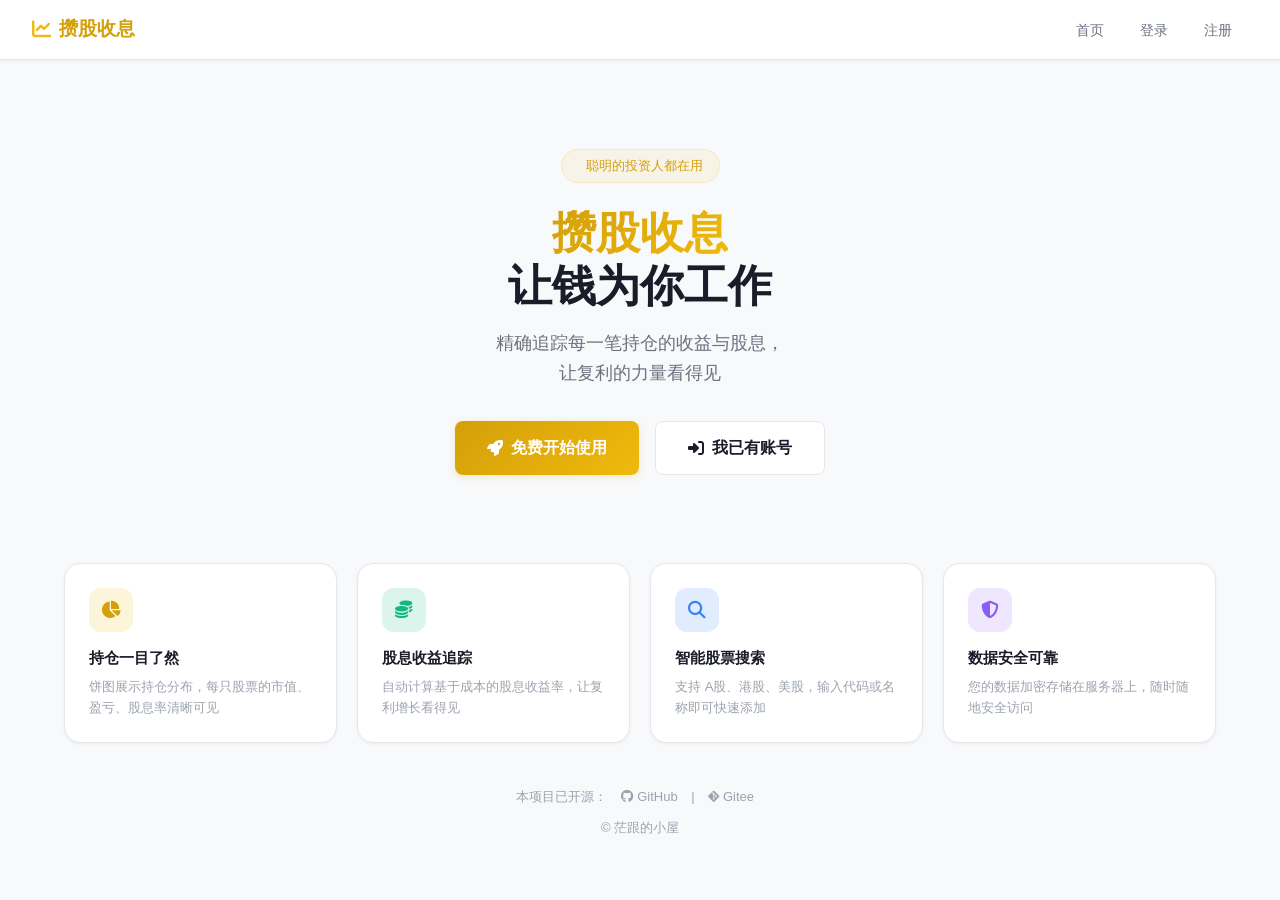
<file: index.html>
<!DOCTYPE html>
<html lang="zh-CN">
<head>
  <meta charset="UTF-8">
  <meta name="viewport" content="width=device-width, initial-scale=1.0">
  <meta name="description" content="攒股收息 — 智能追踪您的股票投资收益，轻松管理股息收入">
  <title>攒股收息 — 股息投资收益追踪器</title>
  <link rel="stylesheet" href="css/style.css">
  <link rel="stylesheet" href="https://cdnjs.cloudflare.com/ajax/libs/font-awesome/6.4.0/css/all.min.css">
  <link rel="icon" href="data:image/svg+xml,<svg xmlns='http://www.w3.org/2000/svg' viewBox='0 0 100 100'><text y='.9em' font-size='90'>💰</text></svg>">
</head>
<body>
  <nav class="navbar">
    <div class="logo">
      <i class="fas fa-chart-line"></i> 攒股收息
    </div>
    <button class="menu-toggle" onclick="toggleMenu()" aria-label="菜单">
      <i class="fas fa-bars"></i>
    </button>
    <ul class="nav-links" id="navLinks">
      <li><a href="index.html">首页</a></li>
      <li><a href="login.html">登录</a></li>
      <li><a href="register.html">注册</a></li>
    </ul>
  </nav>

  <div class="container">
    <div class="hero">
      <div class="hero-badge">
        <i class="fas fa-sparkles"></i> 聪明的投资人都在用
      </div>
      <h1><span class="highlight">攒股收息</span><br>让钱为你工作</h1>
      <p>
        精确追踪每一笔持仓的收益与股息，<br>
        让复利的力量看得见
      </p>
      <div class="hero-actions">
        <a href="register.html" class="btn btn-primary btn-lg">
          <i class="fas fa-rocket"></i> 免费开始使用
        </a>
        <a href="login.html" class="btn btn-secondary btn-lg">
          <i class="fas fa-sign-in-alt"></i> 我已有账号
        </a>
      </div>
    </div>

    <div class="features-grid">
      <div class="feature-card">
        <div class="feature-icon" style="background: rgba(240, 185, 11, 0.15); color: var(--accent-gold);">
          <i class="fas fa-chart-pie"></i>
        </div>
        <h3>持仓一目了然</h3>
        <p>饼图展示持仓分布，每只股票的市值、盈亏、股息率清晰可见</p>
      </div>
      <div class="feature-card">
        <div class="feature-icon" style="background: rgba(16, 185, 129, 0.15); color: var(--accent-green);">
          <i class="fas fa-coins"></i>
        </div>
        <h3>股息收益追踪</h3>
        <p>自动计算基于成本的股息收益率，让复利增长看得见</p>
      </div>
      <div class="feature-card">
        <div class="feature-icon" style="background: rgba(59, 130, 246, 0.15); color: var(--accent-blue);">
          <i class="fas fa-search"></i>
        </div>
        <h3>智能股票搜索</h3>
        <p>支持 A股、港股、美股，输入代码或名称即可快速添加</p>
      </div>
      <div class="feature-card">
        <div class="feature-icon" style="background: rgba(139, 92, 246, 0.15); color: var(--accent-purple);">
          <i class="fas fa-shield-alt"></i>
        </div>
        <h3>数据安全可靠</h3>
        <p>您的数据加密存储在服务器上，随时随地安全访问</p>
      </div>
    </div>
  </div>


  <script>
    // 检查是否已登录
    const token = localStorage.getItem('token');
    if (token) {
      window.location.href = 'dashboard.html';
    }

    // 移动端菜单切换
    function toggleMenu() {
      document.getElementById('navLinks').classList.toggle('active');
    }
  </script>
<footer style="text-align:center;padding:20px;color:var(--text-muted);font-size:13px;">
    <div style="margin-bottom:10px;">本项目已开源：
      <a href="https://github.com/mongoncn/dividend-site" target="_blank" style="margin:0 10px;"><i class="fab fa-github"></i> GitHub</a> |
      <a href="https://gitee.com/mongon/dividend-site" target="_blank" style="margin:0 10px;"><i class="fab fa-git-alt"></i> Gitee</a>
    </div>
    <div>© <a href="https://www.mongon.cn/" target="_blank" >茫跟的小屋</a></div>
  </footer>
</body>
</html>
</file>
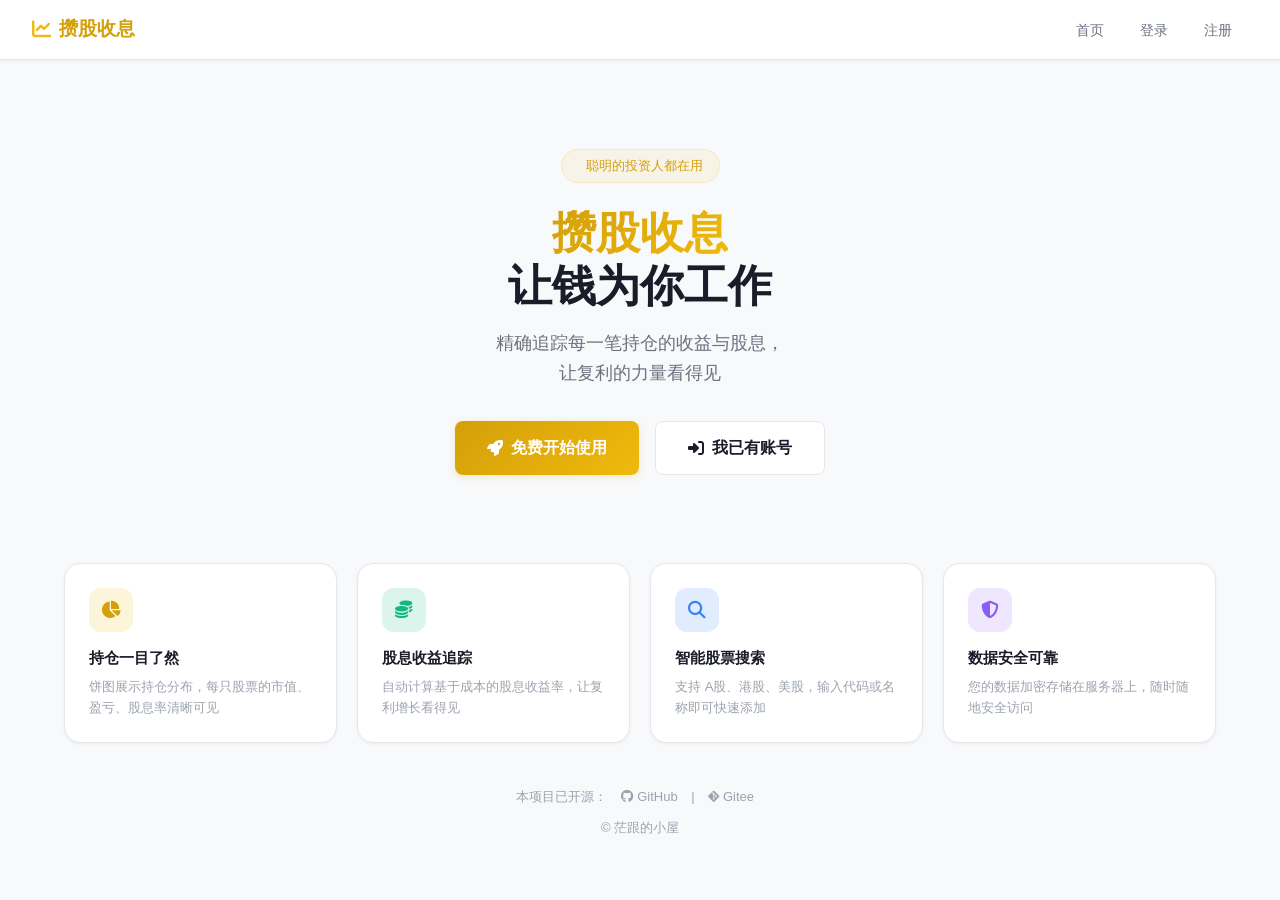
<file: chicang.html>
<!DOCTYPE html>
<html lang="zh-CN">
<head>
  <meta charset="UTF-8">
  <meta name="viewport" content="width=device-width, initial-scale=1.0">
  <title>持仓分析 — 攒股收息</title>
  <link rel="stylesheet" href="css/style.css">
  <link rel="stylesheet" href="https://cdnjs.cloudflare.com/ajax/libs/font-awesome/6.4.0/css/all.min.css">
  <link rel="icon" href="favicon.ico?v=2" sizes="any">
  <link rel="icon" type="image/png" sizes="32x32" href="favicon-32.png?v=2">
  <link rel="apple-touch-icon" href="apple-touch-icon.png?v=2">
  <style>
    html{color-scheme:light}
    footer a{color:inherit;text-decoration:none;border-bottom:1px solid transparent;transition:color .2s,border-color .2s}
    footer a:hover{color:var(--accent-gold);border-bottom-color:var(--accent-gold)}
    body{background:#f8f9fb;color:#1a1d29}
    .an-head{display:flex;align-items:baseline;gap:12px;flex-wrap:wrap;margin-bottom:14px}
    .an-head h2{margin:0;font-size:20px}
    .an-head span{font-size:12.5px;color:var(--text-muted)}
    .kpis{display:grid;grid-template-columns:repeat(4,1fr);gap:11px;margin-bottom:22px}
    .kpi{background:var(--bg-card);border:1px solid var(--border-color);
      border-radius:var(--radius-md);padding:14px 16px;box-shadow:var(--shadow-sm)}
    .kpi .lab{font-size:11.5px;color:var(--text-secondary)}
    .kpi .val{font-size:21px;font-weight:600;margin-top:4px;font-variant-numeric:tabular-nums;color:var(--text-primary)}
    .kpi .ex{font-size:11px;color:var(--text-muted);margin-top:2px}
    .an-sec{margin-bottom:24px}
    .an-sec h3{font-size:15px;margin:0 0 10px;padding-left:9px;border-left:3px solid var(--accent-gold);color:var(--text-primary)}
    table.an{width:100%;border-collapse:collapse;font-size:13px;
      background:var(--bg-card);border:1px solid var(--border-color);border-radius:var(--radius-md);overflow:hidden}
    table.an th{text-align:right;padding:9px 10px;font-weight:500;font-size:11.5px;
      background:var(--bg-primary);color:var(--text-muted);border-bottom:1px solid var(--border-color);white-space:nowrap}
    table.an th:nth-child(-n+2),table.an td:nth-child(-n+2){text-align:left}
    table.an td{padding:9px 10px;text-align:right;border-bottom:1px solid rgba(128,128,128,.12);
      font-variant-numeric:tabular-nums}
    table.an tr:last-child td{border-bottom:none}
    table.an td .cd{font-size:10.5px;color:var(--text-muted);margin-left:5px}
    .ind-row{display:flex;align-items:center;gap:12px;padding:5px 0}
    .ind-name{width:96px;text-align:right;font-size:12.5px;flex:none}
    .ind-track{flex:1;height:18px;background:rgba(128,128,128,.14);border-radius:4px;overflow:hidden}
    .ind-fill{height:100%;background:var(--accent-gold);border-radius:4px;opacity:.75}
    .ind-val{width:112px;text-align:right;font-size:12.5px;color:var(--text-muted);
      font-variant-numeric:tabular-nums;flex:none}
    .alert{display:flex;gap:9px;padding:9px 13px;border-radius:9px;margin-bottom:7px;font-size:13px}
    .alert.high{background:rgba(239,68,68,.09);border:1px solid rgba(239,68,68,.32);color:#b91c1c}
    .alert.mid{background:rgba(212,160,10,.1);border:1px solid rgba(212,160,10,.32);color:#8a6200}
    .alert.low{background:rgba(59,130,246,.08);border:1px solid rgba(59,130,246,.28);color:#1d4ed8}
    .dot{width:6px;height:6px;border-radius:50%;margin-top:7px;flex:none;background:currentColor}
    .an-empty{padding:28px;text-align:center;color:var(--text-muted);font-size:13px}
    .an-note{font-size:12px;color:var(--text-muted);line-height:1.9;margin-top:12px}
    @media(max-width:760px){.kpis{grid-template-columns:repeat(2,1fr)}
      table.an{font-size:12px}table.an th,table.an td{padding:7px 5px}.ind-name{width:64px}}
    /* 基准对比 */
    .bench{display:flex;gap:16px;flex-wrap:wrap;align-items:center;
      background:var(--bg-card);border:1px solid var(--border-color);
      border-radius:var(--radius-md);padding:11px 16px;margin-bottom:18px;font-size:13px;
      box-shadow:var(--shadow-sm)}
    .b-item{display:flex;align-items:baseline;gap:6px}
    .b-lab{color:var(--text-muted);font-size:12px}
    .b-val{font-weight:600;font-variant-numeric:tabular-nums}
    .b-sep{width:1px;height:14px;background:var(--border-color)}
    .b-verdict{color:var(--text-secondary);font-size:12.5px;margin-left:auto}
    /* 收益曲线 */
    #curve{background:var(--bg-card);border:1px solid var(--border-color);
      border-radius:var(--radius-md);padding:14px 10px 8px;box-shadow:var(--shadow-sm)}
    #curve svg{display:block;width:100%;height:150px}
    .cv-empty{padding:26px;text-align:center;color:var(--text-muted);font-size:12.5px;line-height:1.8}
    /* M-2026 */

    @media (max-width:768px){
      .an-head h2{font-size:18px}
      .kpis{grid-template-columns:repeat(2,1fr);gap:9px}
      .kpi{padding:12px 13px}
      .kpi .val{font-size:18px}
      .kpi .ex{font-size:10.5px}
      .ind-name{width:72px;font-size:11.5px}
      .ind-val{width:88px;font-size:11.5px}
      .an-sec h3{font-size:14px}
    }
    @media (max-width:600px){
      table.an{font-size:12px}
      table.an th,table.an td{padding:8px 5px}
      table.an th:nth-child(2),table.an td:nth-child(2),
      table.an th:nth-child(3),table.an td:nth-child(3),
      table.an th:nth-child(4),table.an td:nth-child(4){display:none}
    }
    @media (max-width:400px){
      .kpi .val{font-size:16px}
      .kpi{padding:10px 11px}
      table.an th:nth-child(5),table.an td:nth-child(5){display:none}
      .ind-val{width:72px}
    }

  </style>
</head>
<body>
  <nav class="navbar">
    <div class="logo"><i class="fas fa-chart-line"></i> 攒股收息</div>
    <button class="menu-toggle" onclick="toggleMenu()" aria-label="菜单"><i class="fas fa-bars"></i></button>
    <ul class="nav-links" id="navLinks">
      <li><a href="dashboard.html"><i class="fas fa-tachometer-alt"></i> 仪表板</a></li>
      <li><a href="chicang.html"><i class="fas fa-chart-pie"></i> 持仓分析</a></li>
      <li><a href="rili.html"><i class="fas fa-calendar-check"></i> 分红日历</a></li>
      <li><a href="profile.html"><i class="fas fa-user"></i> 个人中心</a></li>
    </ul>
    <div class="user-info">
      <span id="username"></span>
      <button class="btn btn-ghost btn-sm" onclick="logout()" title="退出登录">
        <i class="fas fa-sign-out-alt"></i>
      </button>
    </div>
  </nav>

  <div class="container">
    <div class="an-head">
      <h2><i class="fas fa-chart-pie"></i> 持仓分析</h2>
      <span id="asof"></span>
    </div>

    <div class="kpis" id="kpis"></div>

    <div class="bench" id="bench"></div>

    <div class="an-sec">
      <h3>收益走势</h3>
      <div id="curve"><div class="cv-empty">加载中…</div></div>
    </div>

    <div class="an-sec">
      <h3>持仓明细</h3>
      <table class="an"><thead><tr>
        <th>标的</th><th>行业</th><th>股数</th><th>现价</th><th>市值</th>
        <th>占比</th><th>股息率</th><th>浮盈亏</th>
      </tr></thead><tbody id="plist"></tbody></table>
    </div>

    <div class="an-sec">
      <h3>行业分布</h3>
      <div id="industry"></div>
    </div>

    <div class="an-sec">
      <h3>风险提示</h3>
      <div id="alerts"></div>
    </div>

    <div class="an-note">
      持仓读每日简报同源配置；行情来自腾讯财经，行业来自东方财富。<br>
      股息率 = 最近 12 个月已实施每股分红 ÷ 现价；未计红利税，实际到手少 10%–20%。
    </div>
  </div>

  <footer style="text-align:center;padding:20px;color:var(--text-muted);font-size:13px;">
    <div style="margin-bottom:10px;">本项目已开源：
      <a href="https://github.com/mongoncn/dividend-site" target="_blank" style="margin:0 10px;"><i class="fab fa-github"></i> GitHub</a> |
      <a href="https://gitee.com/mongon/dividend-site" target="_blank" style="margin:0 10px;"><i class="fab fa-git-alt"></i> Gitee</a>
    </div>
    <div>© <a href="https://www.mongon.cn/" target="_blank" >茫跟的小屋</a></div>
  </footer>

<script>
  const token = localStorage.getItem('token');
  const user = JSON.parse(localStorage.getItem('user') || '{}');
  if (!token) { location.href = 'index.html'; }
  document.getElementById('username').textContent = user.username || '';
  function toggleMenu(){ document.getElementById('navLinks').classList.toggle('active'); }
  function logout(){ localStorage.removeItem('token'); localStorage.removeItem('user'); location.href='index.html'; }

  const fmt = (n,d=0) => Number(n).toLocaleString('zh-CN',{minimumFractionDigits:d,maximumFractionDigits:d});
  const cls = n => n >= 0 ? 'up' : 'down';

  function renderBench(d){
    const s = d.summary || {}, bs = d.benchmarks || [];
    if (s.day_pct === undefined || s.day_pct === null) return;
    const combo = s.day_pct;
    let h = `<div class="b-item"><span class="b-lab">今日组合</span>
      <span class="b-val ${cls(combo)}">${combo>=0?'+':''}${fmt(combo,2)}%</span></div>`;
    for (const b of bs){
      h += `<div class="b-sep"></div><div class="b-item"><span class="b-lab">${b.name}</span>
        <span class="b-val ${cls(b.chg_pct)}">${b.chg_pct>=0?'+':''}${fmt(b.chg_pct,2)}%</span></div>`;
    }
    const zz = bs.find(x => x.name === '中证红利');
    if (zz){
      const diff = combo - zz.chg_pct;
      h += `<div class="b-verdict">${diff>=0?'跑赢':'跑输'}中证红利 ${fmt(Math.abs(diff),2)} 个百分点</div>`;
    }
    document.getElementById('bench').innerHTML = h;
  }

  function svgCurve(items){
    const W=640,H=150,PL=46,PR=12,PT=14,PB=24;
    const ps = items.map(x=>x.pct);
    let mn=Math.min(...ps,0), mx=Math.max(...ps,0);
    if (mx-mn < 1){ mn -= 0.5; mx += 0.5; }
    const span = mx-mn || 1;
    const X = i => PL + (W-PL-PR) * (items.length===1 ? .5 : i/(items.length-1));
    const Y = v => PT + (H-PT-PB) * (1-(v-mn)/span);
    const line = items.map((it,i)=>`${X(i).toFixed(1)},${Y(it.pct).toFixed(1)}`).join(' ');
    const y0 = Y(0);
    const area = `${PL},${y0} ` + line + ` ${X(items.length-1).toFixed(1)},${y0}`;
    const first = items[0], last = items[items.length-1];
    const lbl = items.length<=6 ? items : [first,null,last];
    let ticks = '';
    items.forEach((it,i)=>{
      const show = items.length<=6 || i===0 || i===items.length-1 || i%Math.ceil(items.length/4)===0;
      if(!show) return;
      ticks += `<circle cx="${X(i).toFixed(1)}" cy="${Y(it.pct).toFixed(1)}" r="2.4" fill="#d4a00a"/>`;
    });
    return `<svg viewBox="0 0 ${W} ${H}" preserveAspectRatio="none">
      <line x1="${PL}" y1="${y0.toFixed(1)}" x2="${W-PR}" y2="${y0.toFixed(1)}"
        stroke="#e5e7eb" stroke-dasharray="4 3"/>
      <polygon points="${area}" fill="rgba(212,160,10,.10)"/>
      <polyline points="${line}" fill="none" stroke="#d4a00a" stroke-width="2"
        stroke-linejoin="round" stroke-linecap="round"/>
      ${ticks}
      <text x="${PL-6}" y="${(Y(mx)+4).toFixed(1)}" text-anchor="end" font-size="10" fill="#9ca3af">${mx.toFixed(1)}%</text>
      <text x="${PL-6}" y="${(Y(mn)+4).toFixed(1)}" text-anchor="end" font-size="10" fill="#9ca3af">${mn.toFixed(1)}%</text>
      <text x="${PL}" y="${H-6}" font-size="10" fill="#9ca3af">${first.date.slice(5)}</text>
      <text x="${W-PR}" y="${H-6}" text-anchor="end" font-size="10" fill="#9ca3af">${last.date.slice(5)}</text>
    </svg>
    <div style="text-align:right;font-size:11.5px;color:#9ca3af;padding:2px 6px 4px">
      共 ${items.length} 天 · 最新 ${last.pct>=0?'+':''}${last.pct.toFixed(2)}%</div>`;
  }

  async function loadCurve(){
    const box = document.getElementById('curve');
    try{
      const r = await fetch('api/snapshots.php', { headers:{'Authorization':'Bearer '+token} });
      if (r.status === 401) return;
      const d = await r.json();
      const items = d.items || [];
      if (items.length < 2){
        box.innerHTML = `<div class="cv-empty">已记录 ${items.length} 天，满 2 天后自动开始画曲线。<br>每天 08:40 记一次，先让它跑着。</div>`;
        return;
      }
      box.innerHTML = svgCurve(items);
    }catch(e){
      box.innerHTML = '<div class="cv-empty">曲线加载失败</div>';
    }
  }

  async function load(){
    try {
      const r = await fetch('api/chicang.php', { headers: { 'Authorization': 'Bearer ' + token } });
      if (r.status === 401) { location.href = 'index.html'; return; }
      const d = await r.json();
      if (d.error) throw new Error(d.error);
      render(d);
      loadCurve();
    } catch(e){
      document.getElementById('asof').textContent = '加载失败：' + e.message;
    }
  }

  function render(d){
    document.getElementById('asof').textContent = '数据时间 ' + d.as_of;
    renderBench(d);
    const s = d.summary || {};
    document.getElementById('kpis').innerHTML = `
      <div class="kpi"><div class="lab">持仓市值</div>
        <div class="val">${fmt(s.market_value)}</div><div class="ex">${s.count} 只标的</div></div>
      <div class="kpi"><div class="lab">浮盈亏</div>
        <div class="val ${cls(s.pnl)}">${s.pnl>=0?'+':''}${fmt(s.pnl)}</div>
        <div class="ex">成本 ${fmt(s.cost)}</div></div>
      <div class="kpi"><div class="lab">加权股息率</div>
        <div class="val">${s.weighted_dy}%</div><div class="ex">按市值加权</div></div>
      <div class="kpi"><div class="lab">近 12 个月分红</div>
        <div class="val">${fmt(s.cash_12m)}</div><div class="ex">税前估算</div></div>`;

    document.getElementById('plist').innerHTML = (d.positions||[]).map(p => `<tr>
      <td>${p.name}<span class="cd">${(p.code||'').slice(2)}</span></td>
      <td>${p.industry}</td><td>${fmt(p.qty)}</td>
      <td>${p.price} <span style="font-size:10.5px;opacity:.7">${p.chg_pct>=0?'+':''}${p.chg_pct}%</span></td>
      <td>${fmt(p.mv)}</td><td>${p.weight}%</td><td>${p.dy}%</td>
      <td class="${cls(p.pnl)}">${p.pnl>=0?'+':''}${fmt(p.pnl)}
        <span style="font-size:10.5px;display:block">${p.pnl_pct>=0?'+':''}${p.pnl_pct}%</span></td>
    </tr>`).join('') || '<tr><td colspan="8" class="an-empty">无持仓</td></tr>';

    const inds = d.industries || [];
    const maxW = Math.max(...inds.map(x => x.weight), 1);
    document.getElementById('industry').innerHTML = inds.map(x => `
      <div class="ind-row">
        <div class="ind-name">${x.name}</div>
        <div class="ind-track"><div class="ind-fill" style="width:${(x.weight/maxW*100).toFixed(1)}%"></div></div>
        <div class="ind-val">${x.weight}% · ${fmt(x.mv)}</div>
      </div>`).join('') || '<div class="an-empty">无数据</div>';

    const al = d.alerts || [];
    document.getElementById('alerts').innerHTML = al.length
      ? al.map(a => `<div class="alert ${a.level}"><span class="dot"></span><span>${a.text}</span></div>`).join('')
      : '<div class="an-empty">没有触发阈值</div>';
  }

  load();
</script>
</body>
</html>
</file>
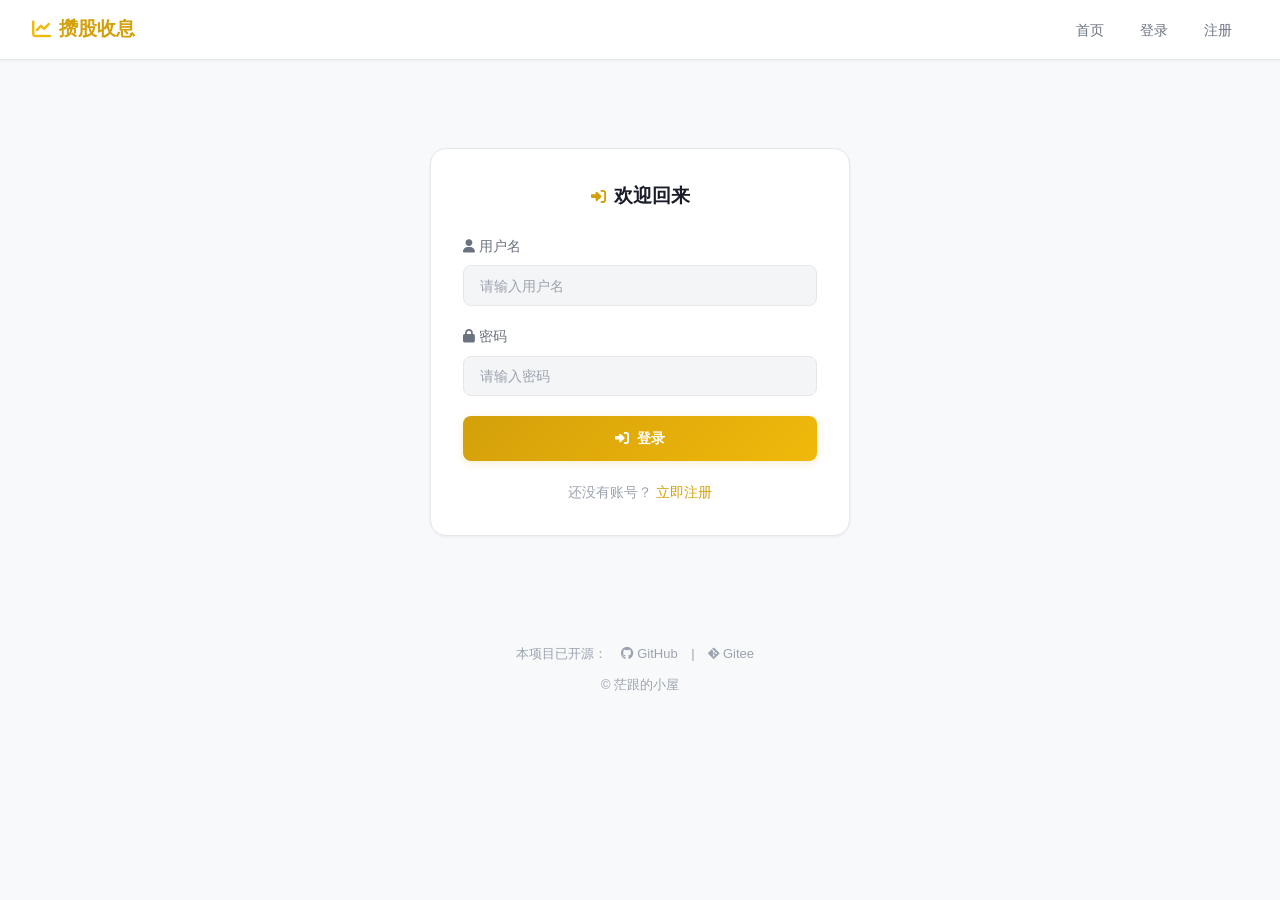
<file: profile.html>
<!DOCTYPE html>
<html lang="zh-CN">
<head>
  <meta charset="UTF-8">
  <meta name="viewport" content="width=device-width, initial-scale=1.0">
  <title>个人中心 — 攒股收息</title>
  <link rel="stylesheet" href="css/style.css">
  <link rel="stylesheet" href="https://cdnjs.cloudflare.com/ajax/libs/font-awesome/6.4.0/css/all.min.css">
  <link rel="icon" href="data:image/svg+xml,<svg xmlns='http://www.w3.org/2000/svg' viewBox='0 0 100 100'><text y='.9em' font-size='90'>💰</text></svg>">
</head>
<body>
  <nav class="navbar">
    <div class="logo">
      <i class="fas fa-chart-line"></i> 攒股收息
    </div>
    <button class="menu-toggle" onclick="toggleMenu()" aria-label="菜单">
      <i class="fas fa-bars"></i>
    </button>
    <ul class="nav-links" id="navLinks">
      <li><a href="dashboard.html"><i class="fas fa-tachometer-alt"></i> 仪表板</a></li>
      <li><a href="chicang.html"><i class="fas fa-chart-pie"></i> 持仓分析</a></li>
      <li><a href="rili.html"><i class="fas fa-calendar-check"></i> 分红日历</a></li>
      <li><a href="profile.html" class="active"><i class="fas fa-user"></i> 个人中心</a></li>
    </ul>
    <div class="user-info">
      <span id="username"></span>
      <button class="btn btn-ghost btn-sm" onclick="logout()" title="退出登录">
        <i class="fas fa-sign-out-alt"></i>
      </button>
    </div>
  </nav>

  <div class="container">
    <div class="dashboard-header">
      <h1><i class="fas fa-user"></i> 个人中心</h1>
    </div>

    <div id="alert" class="alert" style="display: none;"></div>

    <div class="profile-grid">
      <!-- 用户信息卡片 -->
      <div class="card">
        <div class="card-header">
          <i class="fas fa-id-card"></i> 账户信息
        </div>
        <div class="profile-info">
          <div class="info-row">
            <span class="info-label">用户名</span>
            <span class="info-value" id="profileUsername">--</span>
          </div>
          <div class="info-row">
            <span class="info-label">注册时间</span>
            <span class="info-value" id="profileCreatedAt">--</span>
          </div>
        </div>
        <hr style="border:none;border-top:1px solid var(--border-color);margin:1.2rem 0;">
        <form id="usernameForm" style="display:flex;gap:10px;align-items:flex-end;">
          <div class="form-group" style="flex:1;margin-bottom:0;">
            <label>修改用户名</label>
            <input type="text" id="newUsername" placeholder="输入新用户名" required minlength="2" maxlength="20">
          </div>
          <button type="submit" class="btn btn-primary" style="flex-shrink:0;margin-bottom:0;">
            <i class="fas fa-check"></i> 保存
          </button>
        </form>
      </div>

      <!-- 投资统计卡片 -->
      <div class="card">
        <div class="card-header">
          <i class="fas fa-chart-bar"></i> 投资统计
        </div>
        <div class="profile-info">
          <div class="info-row">
            <span class="info-label">持仓数量</span>
            <span class="info-value" id="statHoldingCount">--</span>
          </div>
          <div class="info-row">
            <span class="info-label">分红记录数</span>
            <span class="info-value" id="statDividendCount">--</span>
          </div>
          <div class="info-row">
            <span class="info-label">累计已收分红</span>
            <span class="info-value positive" id="statTotalDividends">--</span>
          </div>
        </div>
      </div>

      <!-- 修改密码卡片 -->
      <div class="card">
        <div class="card-header">
          <i class="fas fa-lock"></i> 修改密码
        </div>
        <form id="passwordForm">
          <div class="form-group">
            <label for="currentPassword">当前密码</label>
            <input type="password" id="currentPassword" placeholder="请输入当前密码" required>
          </div>
          <div class="form-group">
            <label for="newPassword">新密码</label>
            <input type="password" id="newPassword" placeholder="请输入新密码（至少6位）" required minlength="6">
          </div>
          <div class="form-group">
            <label for="confirmPassword">确认新密码</label>
            <input type="password" id="confirmPassword" placeholder="请再次输入新密码" required minlength="6">
          </div>
          <button type="submit" class="btn btn-primary">
            <i class="fas fa-save"></i> 修改密码
          </button>
        </form>
      </div>

      <!-- 危险操作卡片 -->
      <div class="card">
        <div class="card-header">
          <i class="fas fa-exclamation-triangle"></i> 危险操作
        </div>
        <div class="profile-info">
          <p style="color: var(--text-muted); margin-bottom: 1rem;">以下操作不可撤销，请谨慎操作。</p>
          <button class="btn btn-danger" onclick="confirmClearAll()">
            <i class="fas fa-trash"></i> 清空所有数据
          </button>
        </div>
      </div>
    </div>
  </div>

  <!-- 确认清空数据模态框 -->
  <div id="clearModal" class="modal">
    <div class="modal-content">
      <div class="modal-header">
        <h2><i class="fas fa-exclamation-triangle"></i> 确认清空</h2>
        <button class="modal-close" onclick="closeModal('clearModal')">&times;</button>
      </div>
      <div style="padding: 1rem 0;">
        <p style="color: var(--danger); font-weight: 600; margin-bottom: 1rem;">
          ⚠️ 此操作将删除所有持仓和分红记录，且无法恢复！
        </p>
        <p style="color: var(--text-muted);">
          请输入你的密码以确认此操作：
        </p>
        <div class="form-group" style="margin-top: 1rem;">
          <input type="password" id="confirmClearPassword" placeholder="请输入密码">
        </div>
      </div>
      <div style="display: flex; gap: 1rem; justify-content: flex-end;">
        <button class="btn btn-ghost" onclick="closeModal('clearModal')">取消</button>
        <button class="btn btn-danger" onclick="clearAllData()">
          <i class="fas fa-trash"></i> 确认清空
        </button>
      </div>
    </div>
  </div>

  <script>
    // ===== 认证检查 =====
    const token = localStorage.getItem('token');
    if (!token) window.location.href = 'login.html';
    const user = JSON.parse(localStorage.getItem('user') || '{}');

    // ===== 工具函数 =====
    function showAlert(msg, type = 'success') {
      const el = document.getElementById('alert');
      el.textContent = msg;
      el.className = `alert ${type}`;
      el.style.display = 'block';
      setTimeout(() => el.style.display = 'none', 3000);
    }

    function closeModal(id) {
      document.getElementById(id).classList.remove('active');
    }

    function toggleMenu() {
      document.getElementById('navLinks').classList.toggle('active');
    }

    function logout() {
      localStorage.removeItem('token');
      localStorage.removeItem('username');
      window.location.href = 'login.html';
    }

    // ===== 加载用户信息 =====
    async function loadProfile() {
      try {
        const response = await fetch('api/get_profile.php', {
          headers: { 'Authorization': `Bearer ${token}` }
        });
        const data = await response.json();

        if (data.error) {
          showAlert(data.error, 'error');
          return;
        }

        // 显示用户信息
        document.getElementById('profileUsername').textContent = data.username;
        document.getElementById('profileCreatedAt').textContent = new Date(data.created_at).toLocaleDateString('zh-CN');
        document.getElementById('username').textContent = data.username;

        // 显示统计信息
        document.getElementById('statHoldingCount').textContent = data.holdingCount;
        document.getElementById('statDividendCount').textContent = data.dividendCount;
        document.getElementById('statTotalDividends').textContent = `¥${parseFloat(data.totalDividends).toLocaleString('zh-CN', {minimumFractionDigits: 2})}`;

      } catch (error) {
        showAlert('加载用户信息失败', 'error');
      }
    }

    // ===== 修改密码 =====
    document.getElementById('passwordForm').addEventListener('submit', async (e) => {
      e.preventDefault();

      const currentPassword = document.getElementById('currentPassword').value;
      const newPassword = document.getElementById('newPassword').value;
      const confirmPassword = document.getElementById('confirmPassword').value;

      if (newPassword !== confirmPassword) {
        showAlert('两次输入的新密码不一致', 'error');
        return;
      }

      if (newPassword.length < 6) {
        showAlert('新密码至少需要6位', 'error');
        return;
      }

      try {
        const response = await fetch('api/change_password.php', {
          method: 'POST',
          headers: {
            'Content-Type': 'application/json',
            'Authorization': `Bearer ${token}`
          },
          body: JSON.stringify({
            current_password: currentPassword,
            new_password: newPassword
          })
        });

        const data = await response.json();

        if (data.success) {
          showAlert('密码修改成功');
          document.getElementById('passwordForm').reset();
        } else {
          showAlert(data.error || '修改失败', 'error');
        }
      } catch (error) {
        showAlert('网络错误', 'error');
      }
    });

    // ===== 修改用户名 =====
    document.getElementById('usernameForm').addEventListener('submit', async (e) => {
      e.preventDefault();
      const newUsername = document.getElementById('newUsername').value.trim();

      try {
        const response = await fetch('api/update_username.php', {
          method: 'POST',
          headers: {
            'Content-Type': 'application/json',
            'Authorization': `Bearer ${token}`
          },
          body: JSON.stringify({ username: newUsername })
        });
        const data = await response.json();

        if (data.success) {
          showAlert('用户名修改成功');
          // 更新本地存储
          user.username = data.username;
          localStorage.setItem('user', JSON.stringify(user));
          document.getElementById('username').textContent = data.username;
          loadProfile();
          document.getElementById('usernameForm').reset();
        } else {
          showAlert(data.error || '修改失败', 'error');
        }
      } catch (error) {
        showAlert('网络错误', 'error');
      }
    });

    // ===== 清空数据 =====
    function confirmClearAll() {
      document.getElementById('clearModal').classList.add('active');
      document.getElementById('confirmClearPassword').value = '';
    }

    async function clearAllData() {
      const password = document.getElementById('confirmClearPassword').value;

      if (!password) {
        showAlert('请输入密码', 'error');
        return;
      }

      try {
        const response = await fetch('api/clear_all_data.php', {
          method: 'POST',
          headers: {
            'Content-Type': 'application/json',
            'Authorization': `Bearer ${token}`
          },
          body: JSON.stringify({ password: password })
        });

        const data = await response.json();

        if (data.success) {
          showAlert('所有数据已清空');
          closeModal('clearModal');
          loadProfile(); // 刷新统计
        } else {
          showAlert(data.error || '操作失败', 'error');
        }
      } catch (error) {
        showAlert('网络错误', 'error');
      }
    }

    // ===== 初始化 =====
    loadProfile();
  </script>
<footer style="text-align:center;padding:20px;color:var(--text-muted);font-size:13px;">
    <div style="margin-bottom:10px;">本项目已开源：
      <a href="https://github.com/mongoncn/dividend-site" target="_blank" style="margin:0 10px;"><i class="fab fa-github"></i> GitHub</a> |
      <a href="https://gitee.com/mongon/dividend-site" target="_blank" style="margin:0 10px;"><i class="fab fa-git-alt"></i> Gitee</a>
    </div>
    <div>© <a href="https://www.mongon.cn/" target="_blank" >茫跟的小屋</a></div>
  </footer>
</body>
</html>
</file>
<file: css/style.css>
/* ========================================
   攒股吃息 — 浅色投资风格主题
   ======================================== */

/* CSS 变量 */
:root {
  --bg-primary: #f8f9fb;
  --bg-secondary: #ffffff;
  --bg-card: #ffffff;
  --bg-card-hover: #fafbfc;
  --bg-input: #f4f5f7;
  --border-color: #e5e7eb;
  --border-light: #d1d5db;

  --text-primary: #1a1d29;
  --text-secondary: #6b7280;
  --text-muted: #9ca3af;

  --accent-gold: #d4a00a;
  --accent-gold-light: #f0b90b;
  --accent-gold-bg: rgba(240, 185, 11, 0.08);
  --accent-blue: #3b82f6;
  --accent-green: #10b981;
  --accent-red: #ef4444;
  --accent-purple: #8b5cf6;

  --gradient-gold: linear-gradient(135deg, #d4a00a 0%, #f0b90b 100%);

  --shadow-sm: 0 1px 3px rgba(0, 0, 0, 0.06);
  --shadow-md: 0 4px 12px rgba(0, 0, 0, 0.08);
  --shadow-lg: 0 8px 24px rgba(0, 0, 0, 0.1);
  --shadow-gold: 0 4px 16px rgba(240, 185, 11, 0.15);

  --radius-sm: 8px;
  --radius-md: 12px;
  --radius-lg: 16px;

  --transition: all 0.25s cubic-bezier(0.4, 0, 0.2, 1);
}

/* 全局重置 */
*, *::before, *::after {
  margin: 0;
  padding: 0;
  box-sizing: border-box;
}

html {
  scroll-behavior: smooth;
}

body {
  font-family: -apple-system, BlinkMacSystemFont, 'Segoe UI', 'PingFang SC',
    'Hiragino Sans GB', 'Microsoft YaHei', 'Helvetica Neue', Arial, sans-serif;
  background-color: var(--bg-primary);
  color: var(--text-primary);
  line-height: 1.6;
  min-height: 100vh;
  -webkit-font-smoothing: antialiased;
}

a {
  color: var(--accent-gold);
  text-decoration: none;
  transition: var(--transition);
}

a:hover {
  color: var(--accent-gold-light);
}

/* 页脚链接跟随页脚文字色，不再继承金色 */
footer a {
  color: inherit;
}
footer a:hover {
  color: var(--accent-gold);
}

::selection {
  background: rgba(240, 185, 11, 0.2);
  color: var(--text-primary);
}

/* 滚动条 */
::-webkit-scrollbar {
  width: 6px;
  height: 6px;
}

::-webkit-scrollbar-track {
  background: transparent;
}

::-webkit-scrollbar-thumb {
  background: var(--border-light);
  border-radius: 3px;
}

::-webkit-scrollbar-thumb:hover {
  background: var(--text-muted);
}

/* ========================================
   导航栏
   ======================================== */
.navbar {
  background: var(--bg-secondary);
  border-bottom: 1px solid var(--border-color);
  padding: 0 2rem;
  display: flex;
  justify-content: space-between;
  align-items: center;
  height: 60px;
  position: sticky;
  top: 0;
  z-index: 100;
  box-shadow: var(--shadow-sm);
}

.navbar .logo {
  font-size: 1.2rem;
  font-weight: 700;
  color: var(--accent-gold);
  display: flex;
  align-items: center;
  gap: 0.5rem;
}

.navbar .logo i {
  color: var(--accent-gold-light);
}

.navbar .nav-links {
  display: flex;
  gap: 0.25rem;
  list-style: none;
}

.navbar .nav-links a {
  color: var(--text-secondary);
  font-weight: 500;
  padding: 0.5rem 1rem;
  border-radius: var(--radius-sm);
  transition: var(--transition);
  font-size: 0.9rem;
}

.navbar .nav-links a:hover {
  color: var(--text-primary);
  background: var(--accent-gold-bg);
}

.navbar .user-info {
  display: flex;
  align-items: center;
  gap: 1rem;
  color: var(--text-secondary);
  font-size: 0.9rem;
}

/* 移动端汉堡菜单 */
.menu-toggle {
  display: none;
  background: none;
  border: none;
  color: var(--text-primary);
  font-size: 1.25rem;
  cursor: pointer;
  padding: 0.5rem;
}

/* ========================================
   容器
   ======================================== */
.container {
  max-width: 1200px;
  margin: 0 auto;
  padding: 1.5rem;
}

/* ========================================
   卡片
   ======================================== */
.card {
  background: var(--bg-card);
  border: 1px solid var(--border-color);
  border-radius: var(--radius-lg);
  padding: 1.5rem;
  margin-bottom: 1.5rem;
  transition: var(--transition);
  box-shadow: var(--shadow-sm);
}

.card:hover {
  box-shadow: var(--shadow-md);
}

.card-header {
  font-size: 1.05rem;
  font-weight: 600;
  margin-bottom: 1.25rem;
  color: var(--text-primary);
  display: flex;
  align-items: center;
  justify-content: space-between;
  gap: 0.5rem;
}

.card-header i {
  color: var(--accent-gold);
  font-size: 0.95rem;
}

/* ========================================
   统计卡片网格
   ======================================== */
.stats-grid {
  display: grid;
  grid-template-columns: repeat(auto-fit, minmax(220px, 1fr));
  gap: 1rem;
  margin-bottom: 2rem;
}

.stat-card {
  background: var(--bg-card);
  border: 1px solid var(--border-color);
  border-radius: var(--radius-lg);
  padding: 1.25rem;
  text-align: center;
  transition: var(--transition);
  position: relative;
  overflow: hidden;
  box-shadow: var(--shadow-sm);
}

.stat-card::before {
  content: '';
  position: absolute;
  top: 0;
  left: 0;
  right: 0;
  height: 3px;
  background: var(--gradient-gold);
  opacity: 0;
  transition: var(--transition);
}

.stat-card:hover {
  border-color: var(--accent-gold-light);
  transform: translateY(-2px);
  box-shadow: var(--shadow-gold);
}

.stat-card:hover::before {
  opacity: 1;
}

.stat-card .stat-icon {
  width: 44px;
  height: 44px;
  border-radius: 12px;
  display: flex;
  align-items: center;
  justify-content: center;
  margin: 0 auto 0.75rem;
  font-size: 1.1rem;
}

.stat-card .stat-icon.gold { background: rgba(240, 185, 11, 0.1); color: var(--accent-gold); }
.stat-card .stat-icon.blue { background: rgba(59, 130, 246, 0.1); color: var(--accent-blue); }
.stat-card .stat-icon.green { background: rgba(16, 185, 129, 0.1); color: var(--accent-green); }
.stat-card .stat-icon.red { background: rgba(239, 68, 68, 0.1); color: var(--accent-red); }
.stat-card .stat-icon.purple { background: rgba(139, 92, 246, 0.1); color: var(--accent-purple); }

.stat-card .stat-value {
  font-size: 1.65rem;
  font-weight: 700;
  color: var(--text-primary);
  margin-bottom: 0.25rem;
  font-variant-numeric: tabular-nums;
}

.stat-card .stat-label {
  font-size: 0.78rem;
  color: var(--text-muted);
  text-transform: uppercase;
  letter-spacing: 0.05em;
}

/* ========================================
   按钮
   ======================================== */
.btn {
  display: inline-flex;
  align-items: center;
  justify-content: center;
  gap: 0.5rem;
  padding: 0.625rem 1.25rem;
  border: none;
  border-radius: var(--radius-sm);
  font-size: 0.875rem;
  font-weight: 600;
  cursor: pointer;
  transition: var(--transition);
  text-decoration: none;
  line-height: 1.5;
  white-space: nowrap;
}

.btn:active {
  transform: scale(0.97);
}

.btn-primary {
  background: var(--gradient-gold);
  color: #fff;
  box-shadow: 0 2px 8px rgba(212, 160, 10, 0.2);
}

.btn-primary:hover {
  box-shadow: 0 4px 14px rgba(212, 160, 10, 0.35);
  color: #fff;
}

.btn-secondary {
  background: var(--bg-card);
  color: var(--text-primary);
  border: 1px solid var(--border-color);
}

.btn-secondary:hover {
  border-color: var(--border-light);
  background: var(--bg-card-hover);
}

.btn-danger {
  background: rgba(239, 68, 68, 0.08);
  color: var(--accent-red);
  border: 1px solid rgba(239, 68, 68, 0.2);
}

.btn-danger:hover {
  background: rgba(239, 68, 68, 0.15);
}

.btn-ghost {
  background: transparent;
  color: var(--text-secondary);
  padding: 0.5rem;
}

.btn-ghost:hover {
  color: var(--text-primary);
  background: var(--bg-input);
}

.btn-sm {
  padding: 0.375rem 0.75rem;
  font-size: 0.8rem;
}

.btn-lg {
  padding: 0.875rem 2rem;
  font-size: 1rem;
}

.btn-icon {
  width: 34px;
  height: 34px;
  padding: 0;
  border-radius: var(--radius-sm);
}

.btn .spinner {
  width: 16px;
  height: 16px;
  border: 2px solid transparent;
  border-top-color: currentColor;
  border-radius: 50%;
  animation: spin 0.6s linear infinite;
}

/* ========================================
   表单
   ======================================== */
.form-group {
  margin-bottom: 1.25rem;
}

.form-group label {
  display: block;
  margin-bottom: 0.5rem;
  font-weight: 500;
  color: var(--text-secondary);
  font-size: 0.85rem;
}

.form-group input,
.form-group select,
.form-group textarea {
  width: 100%;
  padding: 0.7rem 1rem;
  background: var(--bg-input);
  border: 1px solid var(--border-color);
  border-radius: var(--radius-sm);
  color: var(--text-primary);
  font-size: 0.9rem;
  transition: var(--transition);
  font-family: inherit;
}

.form-group input::placeholder,
.form-group textarea::placeholder {
  color: var(--text-muted);
}

.form-group input:focus,
.form-group select:focus,
.form-group textarea:focus {
  outline: none;
  border-color: var(--accent-gold-light);
  box-shadow: 0 0 0 3px rgba(240, 185, 11, 0.1);
  background: #fff;
}

.form-group select {
  cursor: pointer;
  appearance: none;
  background-image: url("data:image/svg+xml,%3Csvg xmlns='http://www.w3.org/2000/svg' width='12' height='12' fill='%239ca3af' viewBox='0 0 16 16'%3E%3Cpath d='M8 11L3 6h10l-5 5z'/%3E%3C/svg%3E");
  background-repeat: no-repeat;
  background-position: right 1rem center;
  padding-right: 2.5rem;
}

/* ========================================
   表格
   ======================================== */
.table-responsive {
  overflow-x: auto;
  -webkit-overflow-scrolling: touch;
}

table {
  width: 100%;
  border-collapse: separate;
  border-spacing: 0;
}

table th {
  background: var(--bg-primary);
  color: var(--text-muted);
  font-weight: 600;
  font-size: 0.72rem;
  text-transform: uppercase;
  letter-spacing: 0.05em;
  padding: 0.75rem 1rem;
  text-align: left;
  border-bottom: 1px solid var(--border-color);
  white-space: nowrap;
}

table th:first-child {
  border-radius: var(--radius-sm) 0 0 0;
}

table th:last-child {
  border-radius: 0 var(--radius-sm) 0 0;
}

table td {
  padding: 0.8rem 1rem;
  border-bottom: 1px solid var(--border-color);
  font-size: 0.875rem;
  vertical-align: middle;
}

table tbody tr {
  transition: var(--transition);
}

table tbody tr:hover {
  background: var(--accent-gold-bg);
}

table tbody tr:last-child td {
  border-bottom: none;
}

/* 表格内输入框 */
table input[type="number"] {
  background: var(--bg-input);
  border: 1px solid var(--border-color);
  border-radius: var(--radius-sm);
  color: var(--text-primary);
  padding: 0.35rem 0.5rem;
  font-size: 0.825rem;
  width: 85px;
  transition: var(--transition);
}

table input[type="number"]:focus {
  outline: none;
  border-color: var(--accent-gold-light);
  box-shadow: 0 0 0 2px rgba(240, 185, 11, 0.1);
  background: #fff;
}

/* ========================================
   收益颜色
   ======================================== */
.positive {
  color: var(--accent-green) !important;
}

.negative {
  color: var(--accent-red) !important;
}

/* ========================================
   模态框
   ======================================== */
.modal {
  display: none;
  position: fixed;
  top: 0;
  left: 0;
  width: 100%;
  height: 100%;
  background: rgba(0, 0, 0, 0.4);
  backdrop-filter: blur(4px);
  z-index: 1000;
  justify-content: center;
  align-items: center;
  padding: 1rem;
}

.modal.active {
  display: flex;
  animation: fadeIn 0.2s ease;
}

.modal-content {
  background: var(--bg-card);
  border: 1px solid var(--border-color);
  border-radius: var(--radius-lg);
  padding: 1.75rem;
  width: 100%;
  max-width: 480px;
  max-height: 90vh;
  overflow-y: auto;
  animation: slideUp 0.3s ease;
  box-shadow: var(--shadow-lg);
}

.modal-header {
  display: flex;
  justify-content: space-between;
  align-items: center;
  margin-bottom: 1.5rem;
  padding-bottom: 1rem;
  border-bottom: 1px solid var(--border-color);
}

.modal-header h2 {
  font-size: 1.1rem;
  font-weight: 600;
  display: flex;
  align-items: center;
  gap: 0.5rem;
}

.modal-header h2 i {
  color: var(--accent-gold);
}

.modal-close {
  background: none;
  border: none;
  color: var(--text-muted);
  font-size: 1.5rem;
  cursor: pointer;
  width: 32px;
  height: 32px;
  display: flex;
  align-items: center;
  justify-content: center;
  border-radius: var(--radius-sm);
  transition: var(--transition);
}

.modal-close:hover {
  color: var(--text-primary);
  background: var(--bg-input);
}

/* ========================================
   提示消息
   ======================================== */
.alert {
  padding: 0.875rem 1.25rem;
  border-radius: var(--radius-sm);
  margin-bottom: 1rem;
  font-size: 0.875rem;
  display: flex;
  align-items: center;
  gap: 0.75rem;
  animation: slideDown 0.3s ease;
}

.alert-success {
  background: rgba(16, 185, 129, 0.08);
  color: #059669;
  border: 1px solid rgba(16, 185, 129, 0.2);
}

.alert-error {
  background: rgba(239, 68, 68, 0.08);
  color: #dc2626;
  border: 1px solid rgba(239, 68, 68, 0.2);
}

.alert-info {
  background: rgba(59, 130, 246, 0.08);
  color: #2563eb;
  border: 1px solid rgba(59, 130, 246, 0.2);
}

/* ========================================
   加载动画
   ======================================== */
.loading-spinner {
  display: inline-flex;
  align-items: center;
  justify-content: center;
  gap: 0.5rem;
  color: var(--text-muted);
  font-size: 0.875rem;
}

.spinner-ring {
  width: 20px;
  height: 20px;
  border: 2px solid var(--border-color);
  border-top-color: var(--accent-gold);
  border-radius: 50%;
  animation: spin 0.8s linear infinite;
}

@keyframes spin {
  to { transform: rotate(360deg); }
}

@keyframes fadeIn {
  from { opacity: 0; }
  to { opacity: 1; }
}

@keyframes slideUp {
  from { opacity: 0; transform: translateY(20px); }
  to { opacity: 1; transform: translateY(0); }
}

@keyframes slideDown {
  from { opacity: 0; transform: translateY(-10px); }
  to { opacity: 1; transform: translateY(0); }
}

/* ========================================
   搜索下拉
   ======================================== */
.search-dropdown {
  position: absolute;
  top: 100%;
  left: 0;
  right: 0;
  background: var(--bg-card);
  border: 1px solid var(--border-color);
  border-radius: var(--radius-sm);
  max-height: 220px;
  overflow-y: auto;
  z-index: 50;
  box-shadow: var(--shadow-lg);
  display: none;
}

.search-dropdown.active {
  display: block;
  animation: slideDown 0.2s ease;
}

.search-item {
  padding: 0.7rem 1rem;
  cursor: pointer;
  transition: var(--transition);
  border-bottom: 1px solid var(--border-color);
  display: flex;
  justify-content: space-between;
  align-items: center;
}

.search-item:last-child {
  border-bottom: none;
}

.search-item:hover {
  background: var(--accent-gold-bg);
}

.search-item .stock-info {
  display: flex;
  flex-direction: column;
  gap: 2px;
  min-width: 0;
}

.search-item .symbol {
  font-weight: 700;
  color: var(--text-primary);
  font-size: 0.9rem;
}

.search-item .name {
  color: var(--text-muted);
  font-size: 0.78rem;
}

.search-item .market {
  font-size: 0.7rem;
  color: var(--accent-gold);
  background: var(--accent-gold-bg);
  padding: 0.15rem 0.5rem;
  border-radius: 999px;
  font-weight: 500;
  white-space: nowrap;
}

/* ========================================
   认证页面（登录/注册）
   ======================================== */
.auth-container {
  max-width: 420px;
  margin: 4rem auto;
}

.auth-container .card {
  padding: 2rem;
}

.auth-container .card-header {
  text-align: center;
  justify-content: center;
  font-size: 1.2rem;
  margin-bottom: 1.5rem;
}

.auth-container .btn {
  width: 100%;
  padding: 0.75rem;
}

.auth-container .auth-link {
  text-align: center;
  margin-top: 1.25rem;
  color: var(--text-muted);
  font-size: 0.875rem;
}

/* ========================================
   仪表板
   ======================================== */
.dashboard-header {
  display: flex;
  justify-content: space-between;
  align-items: center;
  margin-bottom: 2rem;
  flex-wrap: wrap;
  gap: 1rem;
}

.dashboard-header h1 {
  font-size: 1.4rem;
  font-weight: 700;
  display: flex;
  align-items: center;
  gap: 0.5rem;
}

.dashboard-header h1 i {
  color: var(--accent-gold);
}

.dashboard-actions {
  display: flex;
  gap: 0.75rem;
}

/* ========================================
   首页 Hero
   ======================================== */
.hero {
  text-align: center;
  padding: 4rem 1rem 2.5rem;
}

.hero-badge {
  display: inline-flex;
  align-items: center;
  gap: 0.5rem;
  background: var(--accent-gold-bg);
  border: 1px solid rgba(240, 185, 11, 0.2);
  color: var(--accent-gold);
  padding: 0.375rem 1rem;
  border-radius: 999px;
  font-size: 0.8rem;
  font-weight: 500;
  margin-bottom: 1.5rem;
}

.hero h1 {
  font-size: 2.75rem;
  font-weight: 800;
  line-height: 1.2;
  margin-bottom: 1rem;
  color: var(--text-primary);
}

.hero h1 .highlight {
  background: var(--gradient-gold);
  -webkit-background-clip: text;
  -webkit-text-fill-color: transparent;
  background-clip: text;
}

.hero p {
  font-size: 1.1rem;
  color: var(--text-secondary);
  max-width: 480px;
  margin: 0 auto 2rem;
  line-height: 1.7;
}

.hero-actions {
  display: flex;
  justify-content: center;
  gap: 1rem;
  flex-wrap: wrap;
}

.features-grid {
  display: grid;
  grid-template-columns: repeat(auto-fit, minmax(250px, 1fr));
  gap: 1.25rem;
  margin-top: 3rem;
}

.feature-card {
  background: var(--bg-card);
  border: 1px solid var(--border-color);
  border-radius: var(--radius-lg);
  padding: 1.5rem;
  transition: var(--transition);
  text-align: left;
  box-shadow: var(--shadow-sm);
}

.feature-card:hover {
  border-color: var(--accent-gold-light);
  transform: translateY(-3px);
  box-shadow: var(--shadow-gold);
}

.feature-card .feature-icon {
  width: 44px;
  height: 44px;
  border-radius: 12px;
  display: flex;
  align-items: center;
  justify-content: center;
  font-size: 1.1rem;
  margin-bottom: 0.875rem;
}

.feature-card h3 {
  font-size: 0.95rem;
  font-weight: 600;
  margin-bottom: 0.375rem;
  color: var(--text-primary);
}

.feature-card p {
  font-size: 0.825rem;
  color: var(--text-muted);
  line-height: 1.6;
}

/* ========================================
   页脚
   ======================================== */
.footer {
  text-align: center;
  padding: 2rem;
  color: var(--text-muted);
  font-size: 0.8rem;
  margin-top: 3rem;
}

/* ========================================
   空状态
   ======================================== */
.empty-state {
  text-align: center;
  padding: 3rem 1.5rem;
  color: var(--text-muted);
}

.empty-state i {
  font-size: 3rem;
  margin-bottom: 1rem;
  color: var(--border-light);
}

.empty-state p {
  margin-bottom: 1rem;
  font-size: 0.95rem;
}

/* ========================================
   股票标签
   ======================================== */
.stock-symbol {
  font-weight: 700;
  color: var(--text-primary);
  font-size: 0.9rem;
}

.stock-name {
  color: var(--text-secondary);
  font-size: 0.8rem;
}

/* ========================================
   持仓操作按钮
   ======================================== */
.holding-actions {
  display: flex;
  gap: 0.375rem;
  flex-wrap: wrap;
  align-items: center;
}

.holding-actions .btn {
  white-space: nowrap;
}

/* ========================================
   响应式
   ======================================== */
@media (max-width: 768px) {
  .navbar {
    padding: 0 1rem;
    flex-wrap: wrap;
    height: auto;
    padding-top: 0.75rem;
    padding-bottom: 0.75rem;
  }

  .menu-toggle {
    display: block;
  }

  .navbar .nav-links {
    display: none;
    width: 100%;
    flex-direction: column;
    gap: 0.25rem;
    padding-top: 0.5rem;
  }

  .navbar .nav-links.active {
    display: flex;
  }

  .navbar .nav-links a {
    padding: 0.625rem 0.75rem;
  }

  .container {
    padding: 1rem;
  }

  .hero h1 {
    font-size: 1.85rem;
  }

  .hero p {
    font-size: 0.95rem;
  }

  .stats-grid {
    grid-template-columns: repeat(2, 1fr);
    gap: 0.75rem;
  }

  .stat-card .stat-value {
    font-size: 1.3rem;
  }

  .dashboard-header {
    flex-direction: column;
    align-items: flex-start;
  }

  /* 移动端卡片式表格 */
  .table-responsive table thead {
    display: none;
  }

  .table-responsive table,
  .table-responsive table tbody,
  .table-responsive table tr,
  .table-responsive table td {
    display: block;
    width: 100%;
  }

  .table-responsive table tr {
    background: var(--bg-card);
    border: 1px solid var(--border-color);
    border-radius: var(--radius-md);
    padding: 1rem;
    margin-bottom: 0.75rem;
    box-shadow: var(--shadow-sm);
  }

  .table-responsive table td {
    border: none;
    padding: 0.3rem 0;
    display: flex;
    justify-content: space-between;
    align-items: center;
    font-size: 0.85rem;
  }

  .table-responsive table td::before {
    content: attr(data-label);
    color: var(--text-muted);
    font-size: 0.75rem;
    font-weight: 500;
  }

  .modal-content {
    padding: 1.25rem;
    margin: 0.5rem;
  }

  .features-grid {
    grid-template-columns: 1fr;
  }

  .hero-actions {
    flex-direction: column;
    align-items: center;
  }

  .hero-actions .btn {
    width: 100%;
    max-width: 280px;
  }
}

@media (max-width: 480px) {
  .stats-grid {
    grid-template-columns: 1fr;
  }
}

/* ===== 个人中心页面 ===== */
.profile-grid {
  display: grid;
  grid-template-columns: repeat(auto-fit, minmax(350px, 1fr));
  gap: 1.5rem;
}

.profile-info {
  display: flex;
  flex-direction: column;
  gap: 1rem;
}

.info-row {
  display: flex;
  justify-content: space-between;
  align-items: center;
  padding: 0.75rem 0;
  border-bottom: 1px solid var(--border-light);
}

.info-row:last-child {
  border-bottom: none;
}

.info-label {
  color: var(--text-muted);
  font-size: 0.9rem;
}

.info-value {
  font-weight: 600;
  color: var(--text-primary);
}

.btn-danger {
  background: var(--accent-red);
  color: white;
}

.btn-danger:hover {
  background: #dc2626;
}

/* 验证码输入 */
.code-input {
  display: flex;
  gap: 10px;
  align-items: stretch;
}

.code-input input {
  flex: 1;
  min-width: 0;
}

.code-input .btn {
  width: auto !important;
  padding: 0 14px;
  font-size: 0.82rem;
  flex-shrink: 0;
}

.code-input .btn:disabled {
  opacity: 0.5;
}

/* 响应式 */
@media (max-width: 768px) {
  .profile-grid {
    grid-template-columns: 1fr;
  }
}
</file>
